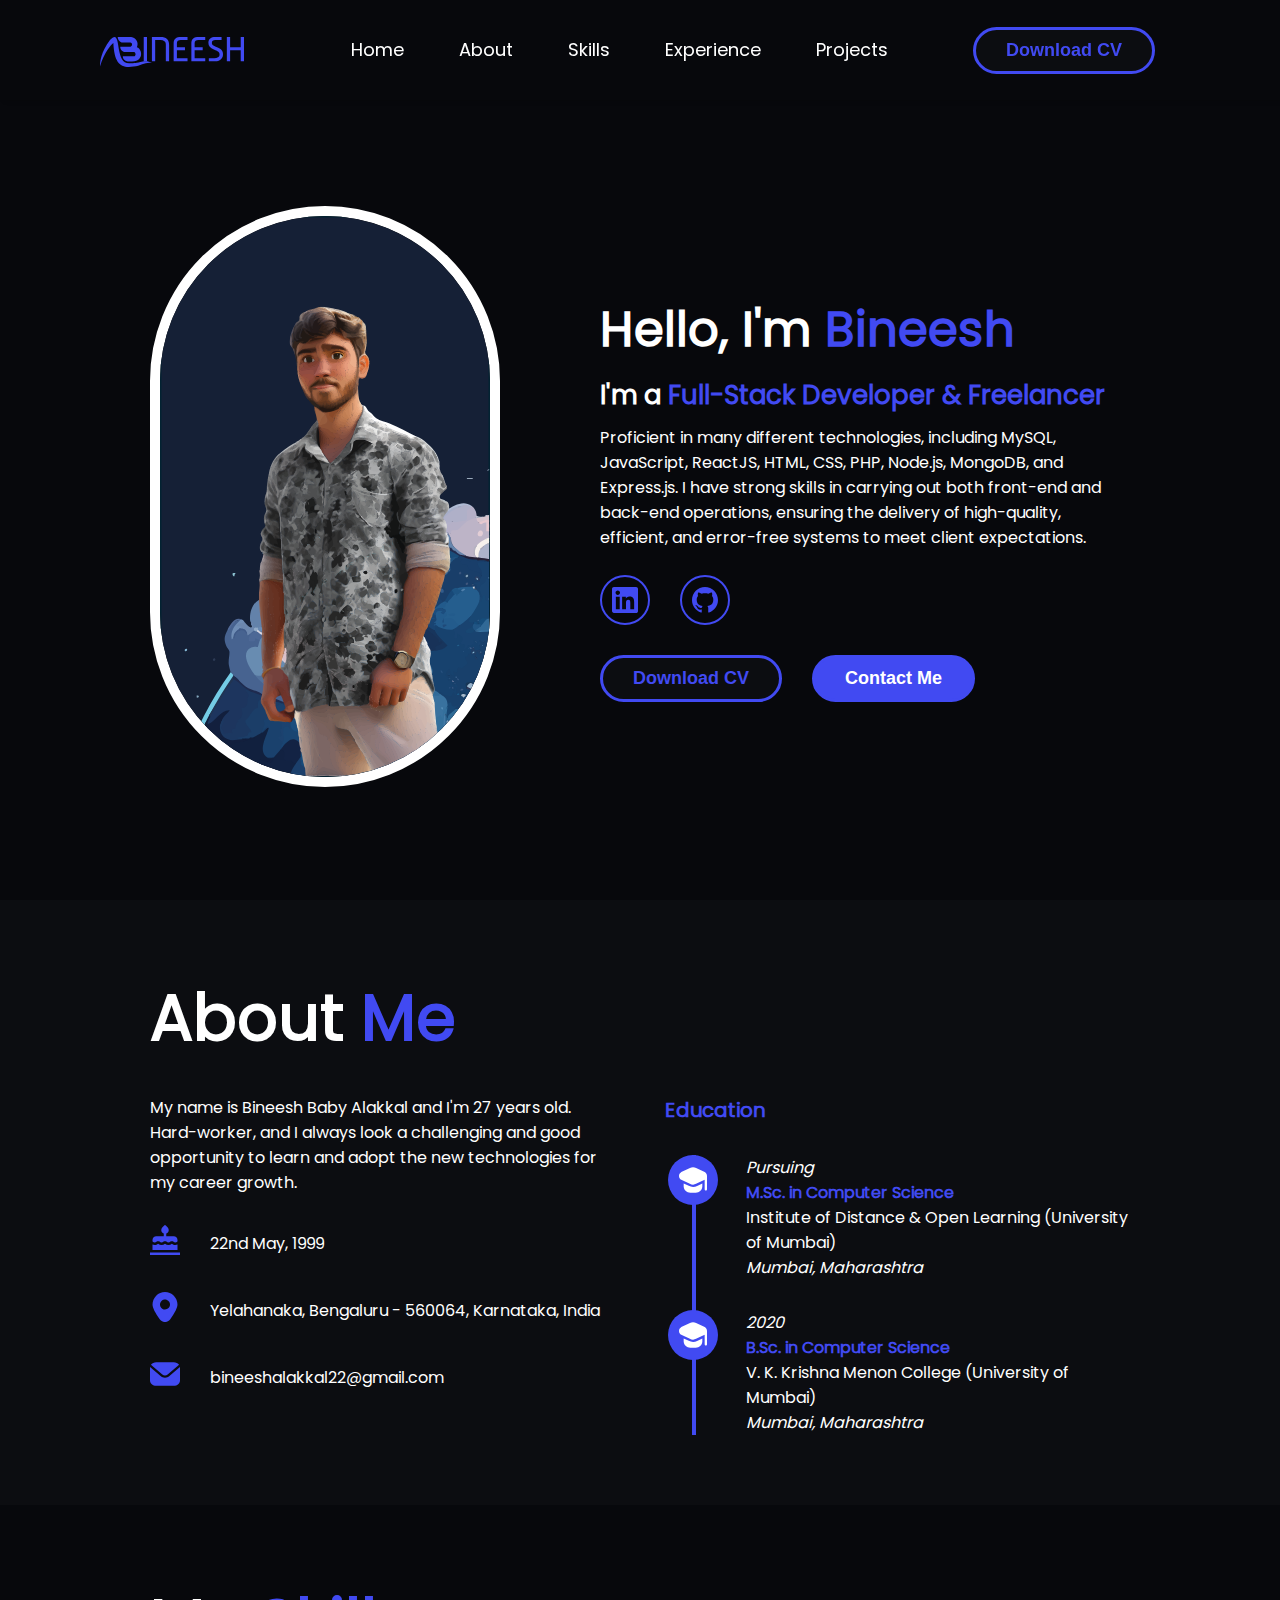
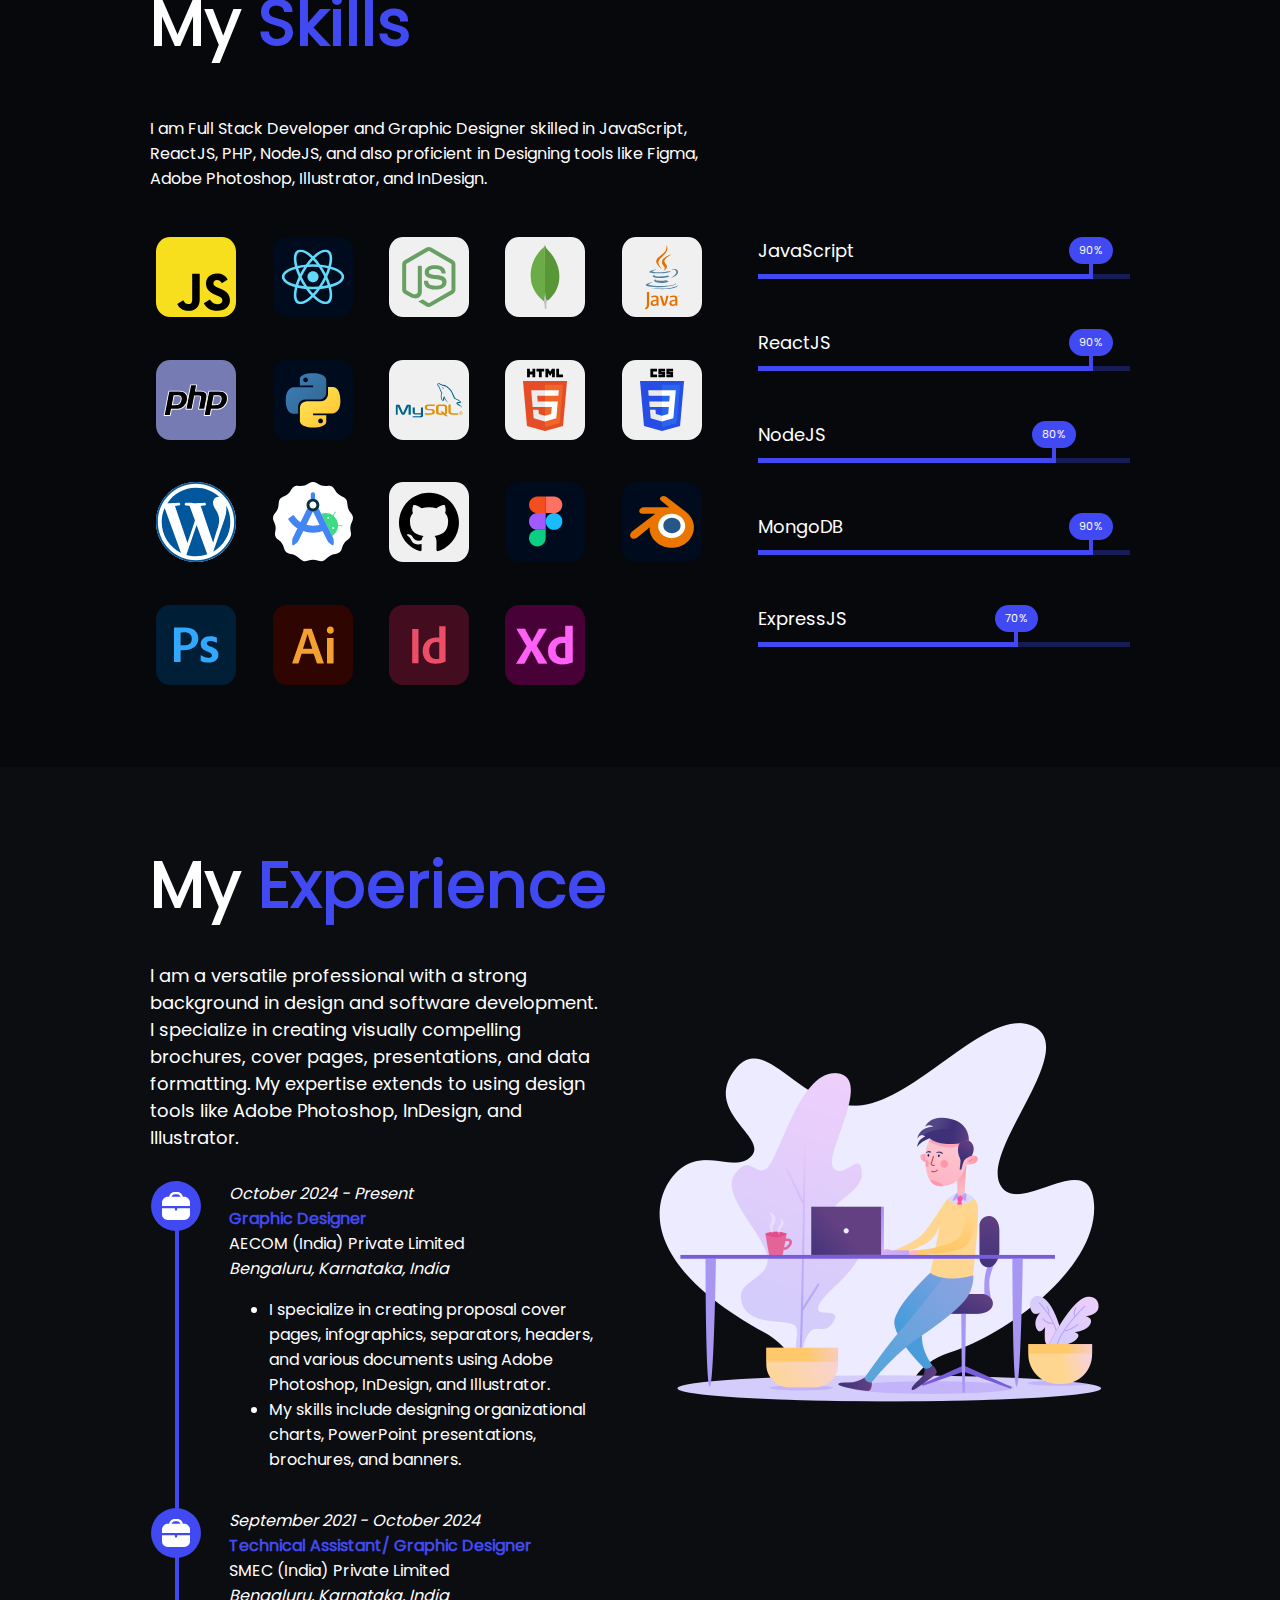
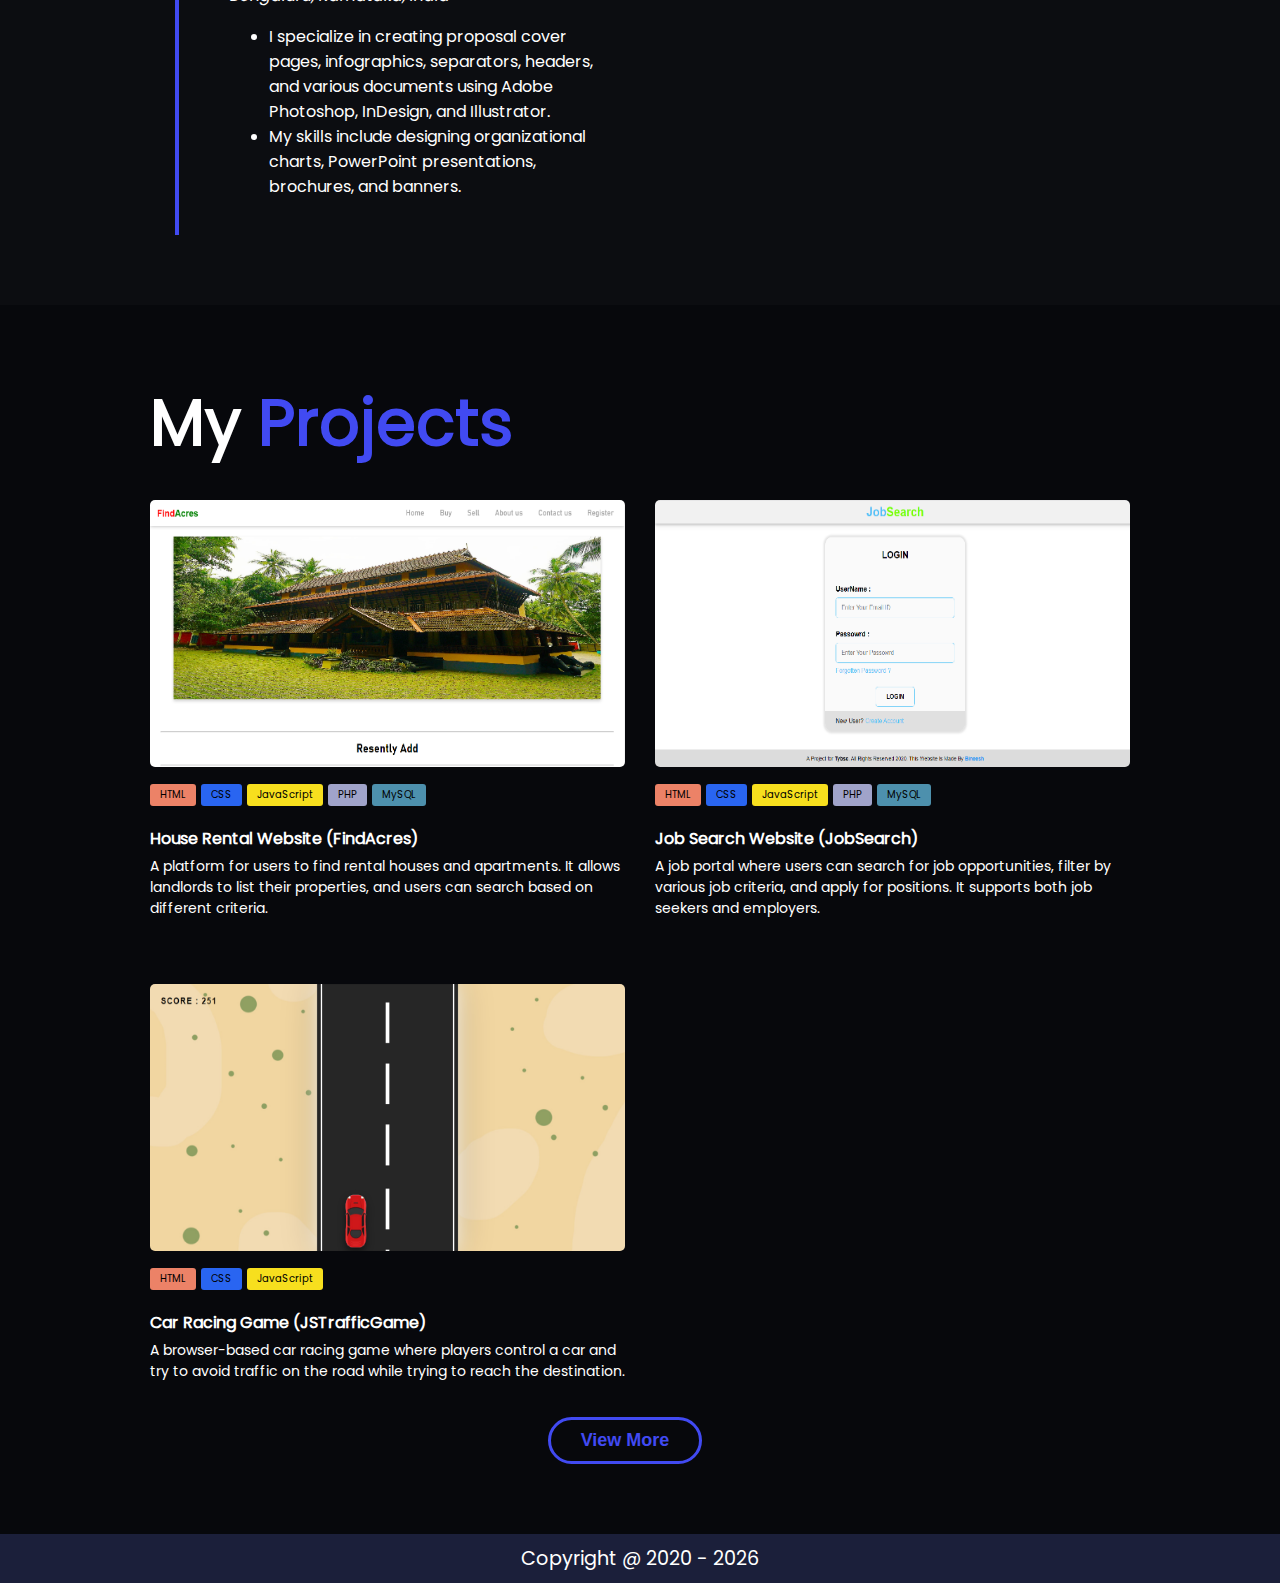
<file: index.html>
<!DOCTYPE html>
<html lang="en">
    <head>
        <meta charset="UTF-8" />
        <meta name="viewport" content="width=device-width, initial-scale=1.0" />
        <meta name="keywords" content="HTML, CSS, JavaScript" />
        <meta
            name="author"
            content="Bineesh Baby Alakkal, Bineesh Alakkal, Bineesh Alakkal portfolio, Bineesh portfolio, BineeshAB portfolio, BineeshAB GitHub, BineeshAB developer, BineeshAB projects, BineeshAB full stack developer, BineeshAB web designer, Bineesh Alakkal developer, Bineesh Alakkal full stack developer, Bineesh Alakkal frontend developer, Bineesh Alakkal backend developer, Bineesh Alakkal graphic designer, Bineesh Alakkal web designer, Bineesh Alakkal projects, Bineesh Alakkal GitHub, Bineesh Alakkal portfolio website"
        />
        <meta
            name="description"
            content="Portfolio of Bineesh, learn about bineesh's education, projects and experiences and much more."
        />
        <title>BineeshAB | Portfolio</title>
        <link rel="canonical" href="https://bineeshab.github.io/" />
        <link rel="shortcut icon" href="icon/AB_Colored.png" type="image/png" />

        <link rel="shortcut icon" href="images/ablogo.png" type="image/png" />

        <link rel="stylesheet" href="css/style.css" />
        <link rel="stylesheet" href="css/header.css" />
        <link rel="stylesheet" href="css/footer.css" />
        <link rel="stylesheet" href="css/home.css" />
        <link rel="stylesheet" href="css/about.css" />
        <link rel="stylesheet" href="css/skills.css" />
        <link rel="stylesheet" href="css/experience.css" />
        <link rel="stylesheet" href="css/project.css" />
    </head>
    <body>
        <header>
            <div class="container">
                <div class="logo">
                    <a href="#">
                        <img
                            src="img/AB_colored_horizontal.svg"
                            alt="Bineesh AB Logo"
                        />
                    </a>
                </div>
                <div class="menu">
                    <input type="checkbox" name="" id="sidebar_active" />
                    <label for="sidebar_active">
                        <img
                            src="icon/3_bar.svg"
                            alt="open_btn"
                            id="open_btn"
                        />
                    </label>
                    <label for="sidebar_active" id="close_overlay"></label>
                    <div class="sider_bar">
                        <label for="sidebar_active">
                            <img
                                src="icon/cross_bar.svg"
                                alt="close_btn"
                                id="close_btn"
                            />
                        </label>
                        <nav>
                            <ul>
                                <li><a href="#home_page">Home</a></li>
                                <li><a href="#about_me">About</a></li>
                                <li><a href="#my_skills">Skills</a></li>
                                <li>
                                    <a href="#experience_page">Experience</a>
                                </li>
                                <li><a href="#project_page">Projects</a></li>
                                <li>
                                    <a
                                        href="https://drive.google.com/file/d/1SemlYh3VuTWl22psWppT-CwzE493fcGD/view?usp=drive_link"
                                        target="_blank"
                                    >
                                        <button class="cv_dl_btn">
                                            Download CV
                                        </button>
                                    </a>
                                </li>
                            </ul>
                        </nav>
                    </div>
                </div>
            </div>
        </header>
        <section class="home_page" id="home_page">
            <div class="container">
                <div class="ba_3D_image">
                    <img
                        src="img/Bineesh_Cartoon_3D.svg"
                        loading="lazy"
                        alt="Bineesh_Cartoon_3D"
                    />
                </div>
                <div class="ba_basic_info">
                    <div class="name_info">
                        Hello, I'm
                        <span class="highlighted_color">Bineesh</span>
                    </div>
                    <div class="position_info">
                        I'm a
                        <span class="highlighted_color"
                            >Full-Stack Developer & Freelancer</span
                        >
                    </div>
                    <div class="description_info">
                        Proficient in many different technologies, including
                        MySQL, JavaScript, ReactJS, HTML, CSS, PHP, Node.js,
                        MongoDB, and Express.js. I have strong skills in
                        carrying out both front-end and back-end operations,
                        ensuring the delivery of high-quality, efficient, and
                        error-free systems to meet client expectations.
                    </div>
                    <div class="personal_quick_links">
                        <div class="linkedin_link">
                            <a
                                href="https://www.linkedin.com/in/bineesh-alakkal/"
                                target="_blank"
                            >
                                <img
                                    src="icon/LinkedIn_logo.svg"
                                    alt="LinkedIn Logo"
                                />
                            </a>
                        </div>
                        <div class="github_link">
                            <a
                                href="https://github.com/BineeshAB"
                                target="_blank"
                            >
                                <img
                                    src="icon/GitHub_social_logo.svg"
                                    alt="GitHub Logo"
                                />
                            </a>
                        </div>
                        <!-- <div class="facebook_link">
                            <a href="#" target="_blank">
                                <img
                                    src="icon/facebook_logo.svg"
                                    alt="Facebook Logo"
                                />
                            </a>
                        </div>
                        <div class="x_link">
                            <a href="#" target="_blank">
                                <img src="icon/x_logo.svg" alt="X Logo" />
                            </a>
                        </div>
                        <div class="instagram_link">
                            <a href="#" target="_blank">
                                <img
                                    src="icon/instagram_logo.svg"
                                    alt="Instagram Logo"
                                />
                            </a>
                        </div> -->
                    </div>
                    <div class="contact_n_cv_dl_btns">
                        <div class="cv_dl_home_btn">
                            <a
                                href="https://drive.google.com/file/d/1SemlYh3VuTWl22psWppT-CwzE493fcGD/view?usp=drive_link"
                                target="_blank"
                            >
                                <button>Download CV</button>
                            </a>
                        </div>
                        <div class="contact_me_btn">
                            <a href="mailto:bineeshalakkal22@gmail.com">
                                <button>Contact Me</button>
                            </a>
                        </div>
                    </div>
                </div>
            </div>
        </section>
        <section class="about_me" id="about_me">
            <div class="container">
                <div class="about_title">
                    About <span class="highlighted_color">Me</span>
                </div>
                <div class="about_content">
                    <div class="additional_info">
                        <div class="about_description">
                            My name is Bineesh Baby Alakkal and I'm
                            <span id="mdob">1999 born</span> years old.
                            Hard-worker, and I always look a challenging and
                            good opportunity to learn and adopt the new
                            technologies for my career growth.
                        </div>
                        <div class="additional_basic_info">
                            <div class="my_dob">
                                <span>
                                    <img
                                        src="icon/cake_birthday.svg"
                                        alt="Birthday Cake"
                                    />
                                </span>
                                22nd May, 1999
                            </div>
                            <div class="my_address">
                                <span>
                                    <img
                                        src="icon/location_marker.svg"
                                        alt="Location Maker"
                                    />
                                </span>
                                Yelahanaka, Bengaluru - 560064, Karnataka, India
                            </div>
                            <div class="my_mail_id">
                                <span>
                                    <img
                                        src="icon/envelope.svg"
                                        alt="Envelope"
                                    />
                                </span>
                                <a href="mailto:bineeshalakkal22@gmail.com">
                                    bineeshalakkal22@gmail.com
                                </a>
                            </div>
                        </div>
                    </div>
                    <div class="education_info">
                        <div class="education_title">Education</div>
                        <div class="my_pg_degree">
                            <div class="education_icon">
                                <img
                                    src="icon/graduation_cap.svg"
                                    alt="Graduation Cap"
                                />
                            </div>
                            <div class="year_of_passing">Pursuing</div>
                            <div class="selected_degree">
                                M.Sc. in Computer Science
                            </div>
                            <div class="selected_university">
                                Institute of Distance & Open Learning
                                (University of Mumbai)
                            </div>
                            <div class="edu_pursued_location">
                                Mumbai, Maharashtra
                            </div>
                        </div>

                        <div class="my_ug_degree">
                            <div class="education_icon">
                                <img src="icon/graduation_cap.svg" alt="" />
                            </div>
                            <div class="year_of_passing">2020</div>
                            <div class="selected_degree">
                                B.Sc. in Computer Science
                            </div>
                            <div class="selected_university">
                                V. K. Krishna Menon College (University of
                                Mumbai)
                            </div>
                            <div class="edu_pursued_location">
                                Mumbai, Maharashtra
                            </div>
                        </div>
                    </div>
                </div>
            </div>
        </section>
        <section class="my_skills" id="my_skills">
            <div class="container">
                <div class="skills_title">
                    My <span class="highlighted_color">Skills</span>
                </div>
                <div class="skills_description">
                    <p>
                        I am Full Stack Developer and Graphic Designer skilled
                        in JavaScript, ReactJS, PHP, NodeJS, and also proficient
                        in Designing tools like Figma, Adobe Photoshop,
                        Illustrator, and InDesign.
                    </p>
                    <span></span>
                </div>
                <div class="skills_content">
                    <div class="all_skills_logo">
                        <div class="skill_logos">
                            <abbr title="JavaScript">
                                <img
                                    src="icon/JavaScript.svg"
                                    alt="JavaScript Logo"
                            /></abbr>
                        </div>
                        <div class="skill_logos">
                            <abbr title="ReactJS">
                                <img src="icon/ReactJS.svg" alt="ReactJS Logo"
                            /></abbr>
                        </div>
                        <div class="skill_logos">
                            <abbr title="NodeJS">
                                <img src="icon/NodeJS.svg" alt="NodeJS Logo"
                            /></abbr>
                        </div>
                        <div class="skill_logos">
                            <abbr title="MongoDB">
                                <img src="icon/MongoDB.svg" alt="MongoDB Logo"
                            /></abbr>
                        </div>
                        <div class="skill_logos">
                            <abbr title="Java">
                                <img src="icon/Java.svg" alt="Java Logo"
                            /></abbr>
                        </div>
                        <div class="skill_logos">
                            <abbr title="PHP">
                                <img src="icon/php.svg" alt="PHP Logo"
                            /></abbr>
                        </div>
                        <div class="skill_logos">
                            <abbr title="Python">
                                <img src="icon/Python.svg" alt="Python Logo"
                            /></abbr>
                        </div>
                        <div class="skill_logos">
                            <abbr title="MySQL">
                                <img src="icon/MySQL.svg" alt="MySQL Logo"
                            /></abbr>
                        </div>
                        <div class="skill_logos">
                            <abbr title="HTML">
                                <img src="icon/html.svg" alt="HTML Logo"
                            /></abbr>
                        </div>
                        <div class="skill_logos">
                            <abbr title="CSS">
                                <img src="icon/css.svg" alt="CSS Logo"
                            /></abbr>
                        </div>
                        <div class="skill_logos">
                            <abbr title="WordPress">
                                <img
                                    src="icon/Wordpress.svg"
                                    alt="WordPress Logo"
                            /></abbr>
                        </div>
                        <div class="skill_logos">
                            <abbr title="Android Studio">
                                <img
                                    src="icon/Android_Studio.svg"
                                    alt="Android Studio Logo"
                            /></abbr>
                        </div>
                        <div class="skill_logos">
                            <abbr title="GitHub">
                                <img src="icon/GitHub.svg" alt="GitHub Logo"
                            /></abbr>
                        </div>
                        <div class="skill_logos">
                            <abbr title="Figma">
                                <img src="icon/Figma.svg" alt="Figma Logo"
                            /></abbr>
                        </div>
                        <div class="skill_logos">
                            <abbr title="Blender">
                                <img src="icon/Blender.svg" alt="Blender Logo"
                            /></abbr>
                        </div>
                        <div class="skill_logos">
                            <abbr title="Photoshop">
                                <img
                                    src="icon/Photoshop.svg"
                                    alt="Adobe Photoshop Logo"
                            /></abbr>
                        </div>
                        <div class="skill_logos">
                            <abbr title="Adobe Illustrator">
                                <img
                                    src="icon/Adobe_Illustrator.svg"
                                    alt="Adobe Illustrator Logo"
                            /></abbr>
                        </div>
                        <div class="skill_logos">
                            <abbr title="Adobe InDesign">
                                <img
                                    src="icon/Adobe_InDesign.svg"
                                    alt="Adobe InDesign Logo"
                            /></abbr>
                        </div>
                        <div class="skill_logos">
                            <abbr title="Adobe XD">
                                <img
                                    src="icon/Adobe_XD.png"
                                    alt="Adobe XD Logo"
                            /></abbr>
                        </div>
                    </div>
                    <div class="top_skills_percentage">
                        <div class="js_percentage">
                            <div class="progress_bar">
                                <div class="skills_name">JavaScript</div>
                                <div class="percentage_pointer">90%</div>
                                <div class="pointer_holder"></div>
                                <div class="bg_bar">
                                    <div class="frontent_bar"></div>
                                </div>
                            </div>
                        </div>
                        <div class="react_percentage">
                            <div class="progress_bar">
                                <div class="skills_name">ReactJS</div>
                                <div class="percentage_pointer">90%</div>
                                <div class="pointer_holder"></div>
                                <div class="bg_bar">
                                    <div class="frontent_bar"></div>
                                </div>
                            </div>
                        </div>
                        <div class="node_percentage">
                            <div class="progress_bar">
                                <div class="skills_name">NodeJS</div>
                                <div class="percentage_pointer">80%</div>
                                <div class="pointer_holder"></div>
                                <div class="bg_bar">
                                    <div class="frontent_bar"></div>
                                </div>
                            </div>
                        </div>
                        <div class="mongo_percentage">
                            <div class="progress_bar">
                                <div class="skills_name">MongoDB</div>
                                <div class="percentage_pointer">90%</div>
                                <div class="pointer_holder"></div>
                                <div class="bg_bar">
                                    <div class="frontent_bar"></div>
                                </div>
                            </div>
                        </div>
                        <div class="express_percentage">
                            <div class="progress_bar">
                                <div class="skills_name">ExpressJS</div>
                                <div class="percentage_pointer">70%</div>
                                <div class="pointer_holder"></div>
                                <div class="bg_bar">
                                    <div class="frontent_bar"></div>
                                </div>
                            </div>
                        </div>
                    </div>
                </div>
            </div>
        </section>
        <section class="experience_page" id="experience_page">
            <div class="container">
                <div class="experience_title">
                    My <span class="highlighted_color">Experience</span>
                </div>
                <div class="experience_content">
                    <div class="working_image">
                        <img
                            src="img/working-person.png"
                            alt="Working Person"
                        />
                    </div>
                    <div class="experience_main_content">
                        <div class="experience_description">
                            I am a versatile professional with a strong
                            background in design and software development. I
                            specialize in creating visually compelling
                            brochures, cover pages, presentations, and data
                            formatting. My expertise extends to using design
                            tools like Adobe Photoshop, InDesign, and
                            Illustrator.
                        </div>
                        <div class="company_experiences">
                            <div class="company_details">
                                <div class="experience_icon">
                                    <img
                                        src="icon/briefcase.svg"
                                        alt="Graduation Cap"
                                    />
                                </div>
                                <div class="company_duration">
                                    October 2024 - Present
                                </div>
                                <div class="designation_in_company">
                                    Graphic Designer
                                </div>
                                <div class="company_name">
                                    AECOM (India) Private Limited
                                </div>
                                <div class="company_location">
                                    Bengaluru, Karnataka, India
                                </div>
                                <div class="company_responsibilities">
                                    <ul>
                                        <li>
                                            I specialize in creating proposal
                                            cover pages, infographics,
                                            separators, headers, and various
                                            documents using Adobe Photoshop,
                                            InDesign, and Illustrator.
                                        </li>
                                        <li>
                                            My skills include designing
                                            organizational charts, PowerPoint
                                            presentations, brochures, and
                                            banners.
                                        </li>
                                    </ul>
                                </div>
                                <div class="experience_icon">
                                    <img
                                        src="icon/briefcase.svg"
                                        alt="Graduation Cap"
                                    />
                                </div>
                                <div class="company_duration">
                                    September 2021 - October 2024
                                </div>
                                <div class="designation_in_company">
                                    Technical Assistant/ Graphic Designer
                                </div>
                                <div class="company_name">
                                    SMEC (India) Private Limited
                                </div>
                                <div class="company_location">
                                    Bengaluru, Karnataka, India
                                </div>
                                <div class="company_responsibilities">
                                    <ul>
                                        <li>
                                            I specialize in creating proposal
                                            cover pages, infographics,
                                            separators, headers, and various
                                            documents using Adobe Photoshop,
                                            InDesign, and Illustrator.
                                        </li>
                                        <li>
                                            My skills include designing
                                            organizational charts, PowerPoint
                                            presentations, brochures, and
                                            banners.
                                        </li>
                                    </ul>
                                </div>
                            </div>
                        </div>
                    </div>
                </div>
            </div>
        </section>
        <section class="project_page" id="project_page">
            <div class="container">
                <div class="project_title">
                    My <span class="highlighted_color">Projects</span>
                </div>
                <div class="project_content">
                    <div class="my_projects">
                        <div
                            class="project_list_three"
                            id="project_list_three"
                        ></div>
                        <div class="view_more_prj_btn">
                            <a href="projects.html">
                                <button class="view_btn">View More</button>
                            </a>
                        </div>
                    </div>
                    <!-- <div class="my_design_works">
                        <div class="design_title">
                            My
                            <span class="highlighted_color">
                                Design Works
                            </span>
                        </div>
                        <div class="design_list">
                            <a href="#" target="_blank" class="design_card">
                                <div class="design_image">
                                    <img
                                        src="project_images/JSTrafficGame.png"
                                        alt=""
                                    />
                                </div>
                                <div class="used_software">
                                    <span id="photoshop_color">Photoshop</span>
                                </div>
                                <div class="design_name">Design Project 01</div>
                            </a>
                        </div>
                        <div class="view_more_design_btn">
                            <a href="designs.html">
                                <button class="view_btn">View More</button>
                            </a>
                        </div>
                    </div> -->
                </div>
            </div>
        </section>
        <footer class="footer">
            <p>Copyright @ 2020 - <span id="year"></span></p>
        </footer>
        <script src="js/date.js"></script>
        <script src="js/projectdata.js"></script>
        <script src="js/topthreeprojectlist.js"></script>
    </body>
</html>
</file>
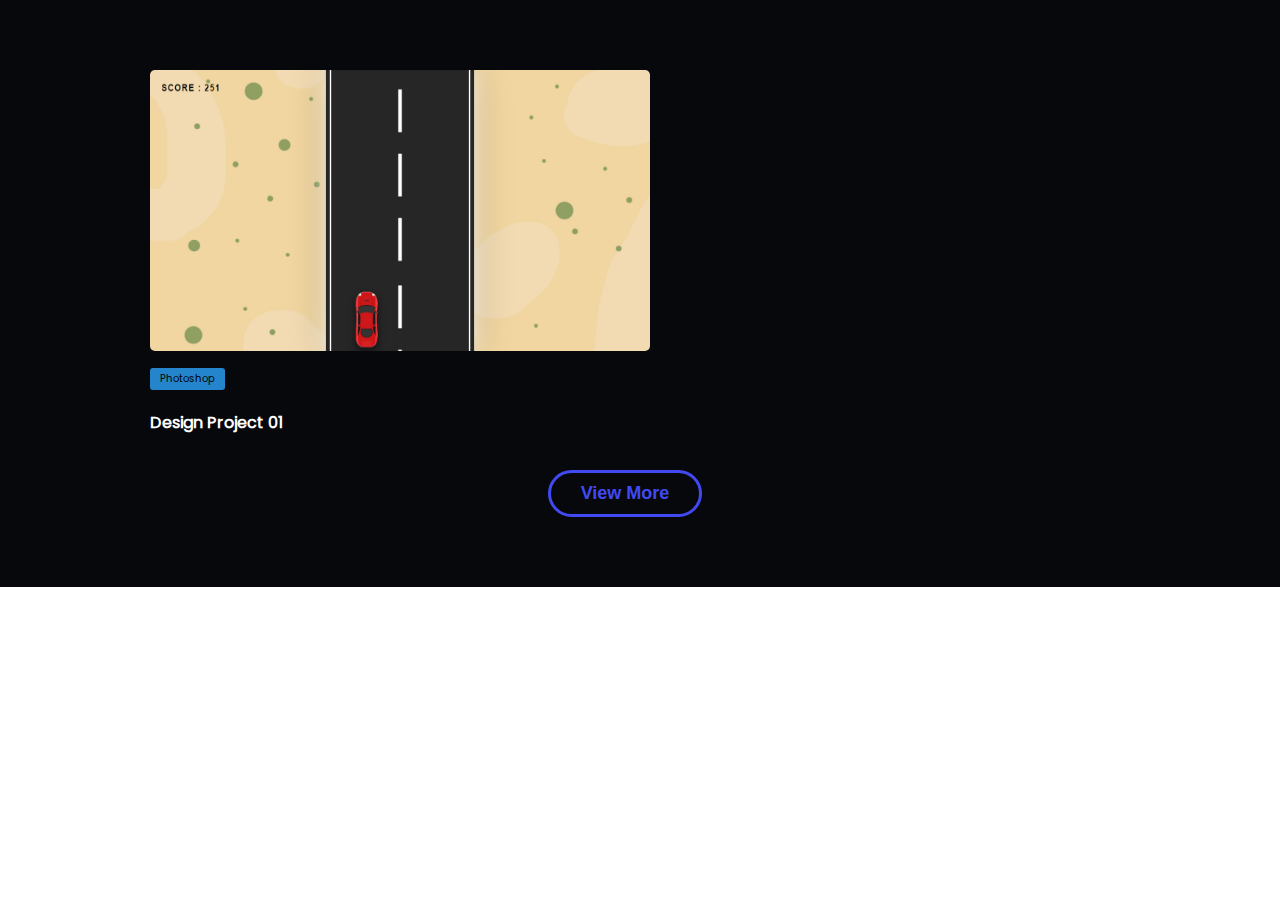
<file: designs.html>
<!DOCTYPE html>
<html lang="en">
    <head>
        <meta charset="UTF-8" />
        <meta name="viewport" content="width=device-width, initial-scale=1.0" />
        <meta name="keywords" content="HTML, CSS, JavaScript" />
        <meta
            name="author"
            content="Bineesh Baby Alakkal, Bineesh Alakkal, Bineesh Alakkal portfolio, Bineesh portfolio, BineeshAB portfolio, BineeshAB GitHub, BineeshAB developer, BineeshAB projects, BineeshAB full stack developer, BineeshAB web designer, Bineesh Alakkal developer, Bineesh Alakkal full stack developer, Bineesh Alakkal frontend developer, Bineesh Alakkal backend developer, Bineesh Alakkal graphic designer, Bineesh Alakkal web designer, Bineesh Alakkal projects, Bineesh Alakkal GitHub, Bineesh Alakkal portfolio website"
        />
        <meta
            name="description"
            content="Portfolio of Bineesh, learn about bineesh's education, projects and experiences and much more."
        />
        <title>BineeshAB | Portfolio</title>
        <link rel="canonical" href="https://bineeshab.github.io/" />
        <link rel="shortcut icon" href="icon/AB_Colored.png" type="image/png" />

        <link rel="shortcut icon" href="images/ablogo.png" type="image/png" />

        <link rel="stylesheet" href="css/style.css" />
        <link rel="stylesheet" href="css/skills.css" />
        <link rel="stylesheet" href="css/project.css" />
    </head>
    <body>
        <section class="project_page">
            <div class="container">
                <div class="design_list">
                    <a href="#" target="_blank" class="design_card">
                        <div class="design_image">
                            <img
                                src="project_images/JSTrafficGame.png"
                                alt=""
                            />
                        </div>
                        <div class="used_software">
                            <span id="photoshop_color">Photoshop</span>
                        </div>
                        <div class="design_name">Design Project 01</div>
                    </a>
                </div>
                <div class="view_more_design_btn">
                    <a href="#">
                        <button class="view_btn">View More</button>
                    </a>
                </div>
            </div>
        </section>
        <script src="js/projectdata.js"></script>
        <script src="js/projectlist.js"></script>
    </body>
</html>
</file>
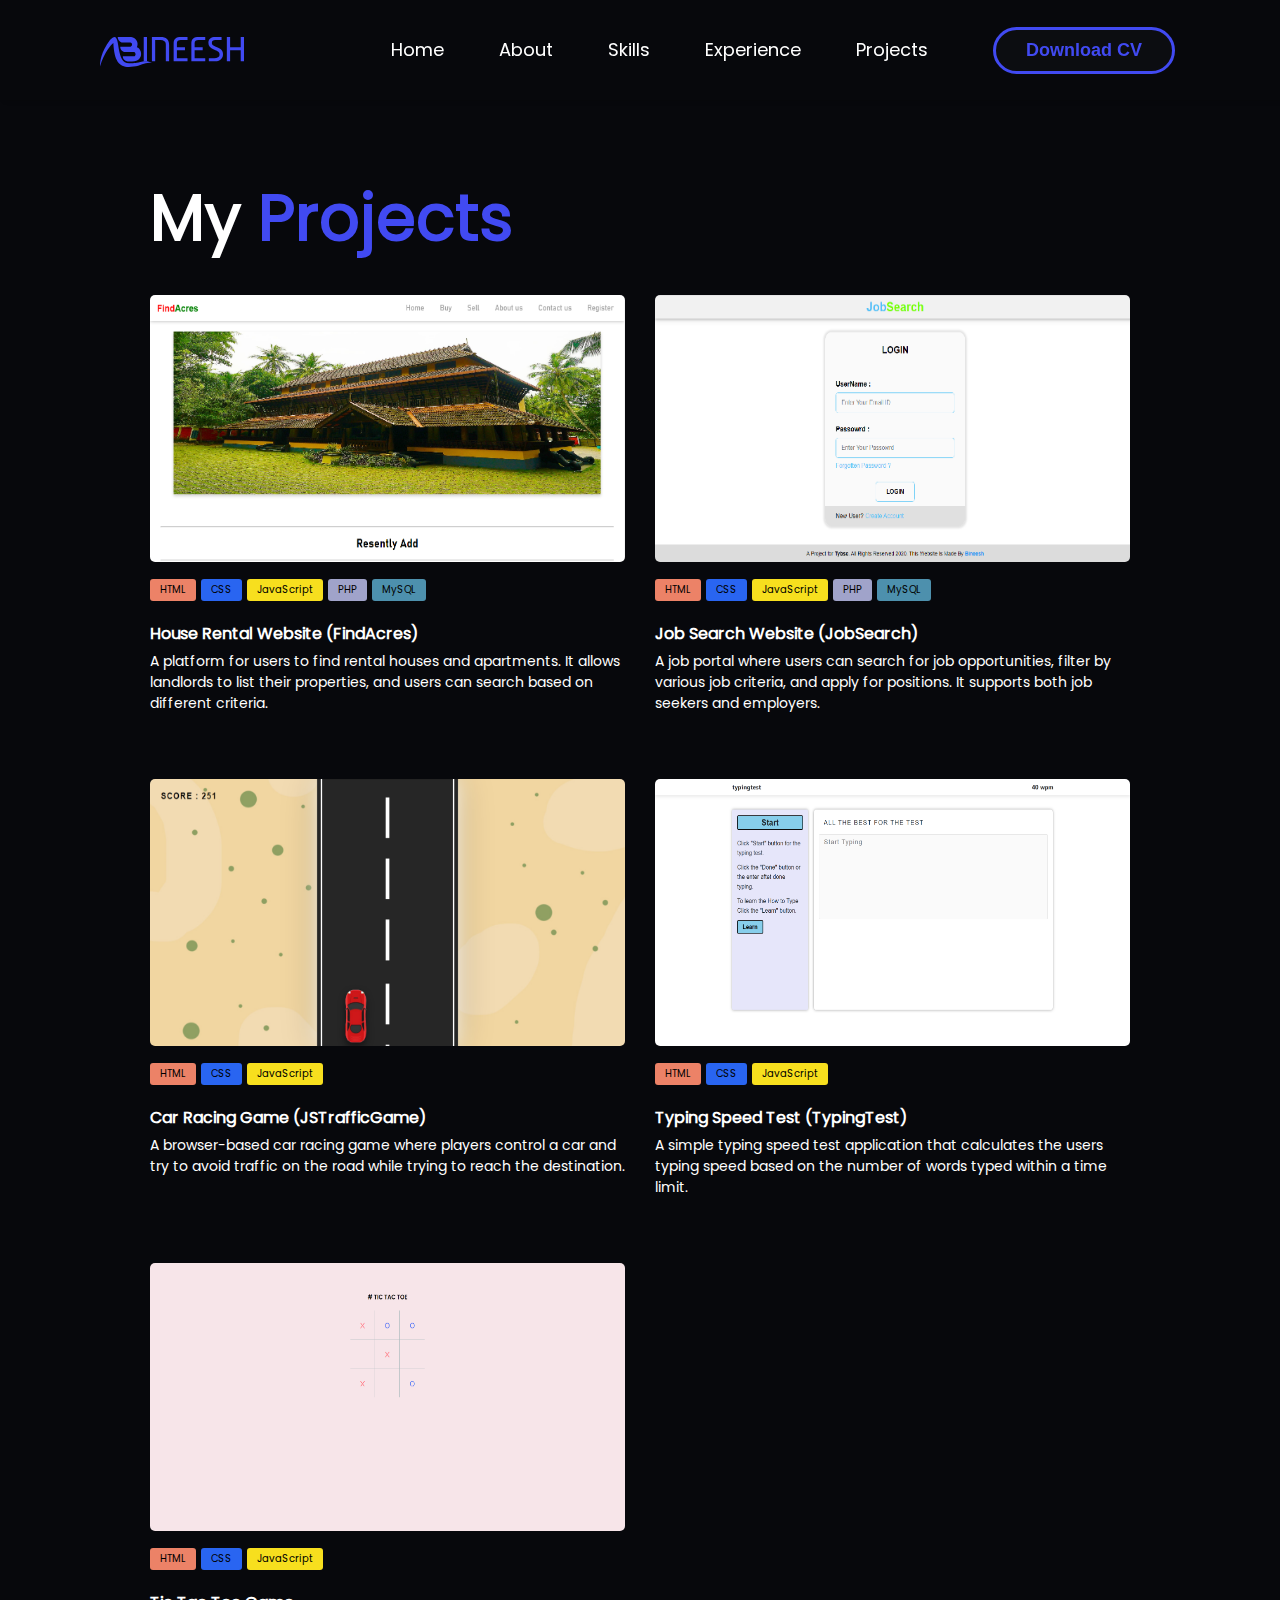
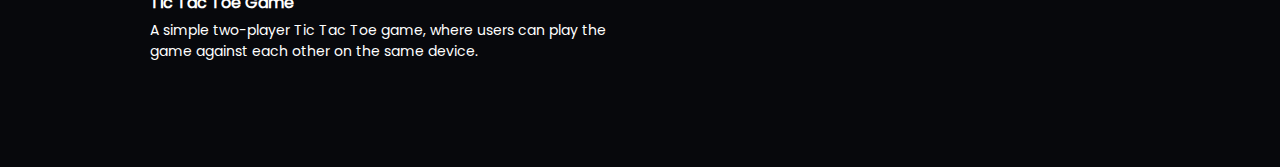
<file: projects.html>
<!DOCTYPE html>
<html lang="en">
    <head>
        <meta charset="UTF-8" />
        <meta name="viewport" content="width=device-width, initial-scale=1.0" />
        <meta name="keywords" content="HTML, CSS, JavaScript" />
        <meta
            name="author"
            content="Bineesh Baby Alakkal, Bineesh Alakkal, Bineesh Alakkal portfolio, Bineesh portfolio, BineeshAB portfolio, BineeshAB GitHub, BineeshAB developer, BineeshAB projects, BineeshAB full stack developer, BineeshAB web designer, Bineesh Alakkal developer, Bineesh Alakkal full stack developer, Bineesh Alakkal frontend developer, Bineesh Alakkal backend developer, Bineesh Alakkal graphic designer, Bineesh Alakkal web designer, Bineesh Alakkal projects, Bineesh Alakkal GitHub, Bineesh Alakkal portfolio website"
        />
        <meta
            name="description"
            content="Portfolio of Bineesh, learn about bineesh's education, projects and experiences and much more."
        />
        <title>BineeshAB | Portfolio</title>
        <link rel="canonical" href="https://bineeshab.github.io/" />
        <link rel="shortcut icon" href="icon/AB_Colored.png" type="image/png" />

        <link rel="shortcut icon" href="images/ablogo.png" type="image/png" />

        <link rel="stylesheet" href="css/style.css" />
        <link rel="stylesheet" href="css/header.css" />
        <link rel="stylesheet" href="css/project.css" />
    </head>
    <body>
        <header>
            <div class="container">
                <div class="logo">
                    <a href="index.html">
                        <img
                            src="img/AB_colored_horizontal.svg"
                            alt="Bineesh AB Logo"
                        />
                    </a>
                </div>
                <div class="menu">
                    <input type="checkbox" name="" id="sidebar_active" />
                    <label for="sidebar_active">
                        <img
                            src="icon/3_bar.svg"
                            alt="open_btn"
                            id="open_btn"
                        />
                    </label>
                    <label for="sidebar_active" id="close_overlay"></label>
                    <div class="sider_bar">
                        <label for="sidebar_active">
                            <img
                                src="icon/cross_bar.svg"
                                alt="close_btn"
                                id="close_btn"
                            />
                        </label>
                        <nav>
                            <ul>
                                <li><a href="index.html#home_page">Home</a></li>
                                <li><a href="index.html#about_me">About</a></li>
                                <li>
                                    <a href="index.html#my_skills">Skills</a>
                                </li>
                                <li>
                                    <a href="index.html#experience_page"
                                        >Experience</a
                                    >
                                </li>
                                <li>
                                    <a href="index.html#project_page"
                                        >Projects</a
                                    >
                                </li>
                                <li>
                                    <button class="cv_dl_btn">
                                        Download CV
                                    </button>
                                </li>
                            </ul>
                        </nav>
                    </div>
                </div>
            </div>
        </header>
        <section class="project_page">
            <div class="container">
                <div class="project_title">
                    My <span class="highlighted_color">Projects</span>
                </div>
                <div class="project_content">
                    <div class="my_projects">
                        <div class="project_list" id="project_list"></div>
                    </div>
                </div>
            </div>
        </section>
        <script src="js/projectdata.js"></script>
        <script src="js/projectlist.js"></script>
    </body>
</html>
</file>
<file: css/style.css>
:root {
    --primaryColor: #414af2;
    --secondaryColor: #07080c;
    --bgColor: #07080c;
    --secondaryBgColor: #0c0d11;
    --footerColor: #1b1f3a;

    --hoverColor: #414af2;

    --textColorWhite: #ffffff;
    --textColorBlack: #000000;

    --whiteColor: #ffffff;
    --blackColor: #000000;
    --lightGray: #f2f2f2;

    --primaryTrans50: #414af250;
}
@font-face {
    font-family: poppins;
    src: url(/fonts/Poppins-Regular.ttf);
}
* {
    box-sizing: border-box;
}
html {
    scroll-behavior: smooth;
    scroll-padding: 100px;
}
body {
    margin: 0;
    padding: 0;
    font-family: poppins, Arial, Helvetica, sans-serif;
}
.container {
    width: 100%;
    padding: 0 150px;
}
a {
    text-decoration: none;
}
.highlighted_color {
    color: var(--primaryColor);
}
@media (max-width: 1200px) {
    html {
        scroll-padding: 40px;
    }
}
@media (max-width: 992px) {
}
@media (max-width: 768px) {
}
@media (max-width: 540px) {
    .container {
        padding: 0 30px;
    }
}
</file>
<file: css/header.css>
header {
    position: sticky;
    top: 0;
    width: 100%;
    height: 100px;
    background: var(--secondaryColor);
    padding: 30px 0;
    font-size: 18px;
    display: flex;
    align-items: center;
    box-shadow: 5px 0 5px rgba(0, 0, 0, 0.25);
    z-index: 8;
}
header .container .logo {
    margin-top: 10px;
    float: left;
}
header .container .logo img {
    height: 30px;
}
header .container .menu {
    float: right;
}
header .container .menu nav ul {
    list-style: none;
    margin: 0;
    padding: 0;
}
header .container .menu nav ul li {
    display: inline;
    padding: 0 5px;
}
header .container .menu nav ul li a {
    padding: 10px 20px;
    color: var(--textColorWhite);
}
header .container .menu nav ul li a:hover {
    color: var(--primaryColor);
}
header .container .menu nav ul li .cv_dl_btn {
    margin-left: 30px;
    padding: 10px 30px;
    color: var(--primaryColor);
    border: 3px solid var(--primaryColor);
    border-radius: 200px;
    outline: none;
    font-weight: bold;
    font-size: 18px;
    background: var(--secondaryBgColor);
    cursor: pointer;
}
header .container .menu nav ul li .cv_dl_btn:hover {
    color: var(--textColorWhite);
    background: var(--primaryColor);
}
#close_btn,
#open_btn,
#sidebar_active {
    display: none;
}
@media (max-width: 1300px) {
    header {
        transition: 0.75s ease-out;
    }
    header .container {
        padding: 0 100px;
        transition: 0.75s ease-out;
    }
}
@media (max-width: 1200px) {
    header {
        height: 70px;
    }
    header .container {
        padding: 0 70px;
    }
    header .container .logo img {
        height: 25px;
    }
    .sider_bar {
        position: fixed;
        top: 0;
        right: -100%;
        width: 300px;
        min-height: 600px;
        height: 100vh;
        background: var(--secondaryBgColor);
        z-index: 10;
        overflow: hidden;
        box-shadow: -5px 0 5px rgba(0, 0, 0, 0.25);
        transition: 0.75s ease-out;
    }
    #open_btn {
        position: fixed;
        display: block;
        top: 0;
        right: 0;
        width: 20px;
        margin-top: 25px;
        margin-right: 70px;
        cursor: pointer;
    }
    #close_btn {
        display: block;
        position: absolute;
        z-index: 11;
        top: 0;
        right: 0;
        width: 25px;
        margin-top: 22px;
        margin-right: 50px;
        cursor: pointer;
    }
    header .container .menu nav ul {
        margin-top: 70px;
    }
    header .container .menu nav ul li {
        display: block;
        padding: 20px 10px;
        width: 100%;
    }
    header .container .menu nav ul li a {
        width: 100%;
        padding: 15px 30px;
    }
    header .container .menu nav ul li .cv_dl_btn {
        position: absolute;
        bottom: 0;
        width: calc(100% - 80px);
        margin-bottom: 70px;
        border-radius: 5px;
    }
    #sidebar_active:checked ~ #close_overlay {
        position: fixed;
        right: -100%;
        left: 0;
        top: 0;
        width: 100%;
        height: 100%;
        background: rgba(0, 0, 0, 0.25);
        transition: 0.75s ease-out;
    }
    #sidebar_active:checked ~ .sider_bar {
        right: 0;
    }
}
@media (max-width: 768px) {
}
@media (max-width: 540px) {
    header .container {
        padding: 30px;
    }
    #open_btn {
        margin-right: 30px;
    }
    #close_btn {
        margin-right: 30px;
    }
}
</file>
<file: css/footer.css>
.footer {
    /* position: fixed; */
    bottom: 0;
    width: 100%;
    padding: 10px 0;
    background: var(--footerColor);
    text-align: center;
    z-index: 4;
}
.footer p {
    margin: 0px;
    padding: 0;
    font-size: 1.2rem;
    color: #fff;
}
@media (max-width: 1200px) {
}
@media (max-width: 992px) {
}
@media (max-width: 768px) {
}
@media (max-width: 540px) {
    .footer p {
        font-size: 1rem;
    }
}
@media (max-height: 540px) {
}
</file>
<file: css/home.css>
.home_page {
    background: var(--secondaryColor);
    width: 100%;
    min-height: calc(100vh - 100px);
    padding: 70px 0;
    color: var(--textColorWhite);
    display: flex;
    justify-content: center;
}
.home_page .container {
    display: flex;
    flex-direction: row;
    align-items: center;
}
.ba_basic_info {
    padding-left: 100px;
}
.ba_3D_image img {
    width: 400px;
    border: 10px solid var(--whiteColor);
    border-radius: 200px;
}
.home_page .name_info {
    font-size: 64px;
    font-weight: bolder;
    padding: 5px 0;
}
.home_page .position_info {
    font-size: 32px;
    font-weight: bolder;
    padding: 5px 0;
}
.description_info {
    font-size: 18px;
    padding: 5px 0;
}
.personal_quick_links {
    margin-top: 10px;
    padding: 10px 0;
    display: flex;
    flex-direction: row;
}
.personal_quick_links div a {
    display: block;
    margin-right: 30px;
    width: 50px;
    height: 50px;
    border: 2px solid var(--primaryColor);
    border-radius: 100%;
    padding: 10px;
}
.personal_quick_links div a img {
    width: 100%;
}
.contact_n_cv_dl_btns {
    margin-top: 10px;
    padding: 10px 0;
    display: flex;
    flex-direction: row;
}
.contact_n_cv_dl_btns button {
    margin-right: 30px;
    padding: 10px 30px;
    border: 3px solid var(--primaryColor);
    border-radius: 200px;
    outline: none;
    font-weight: bold;
    font-size: 18px;
    cursor: pointer;
}
.cv_dl_home_btn button {
    background: var(--secondaryBgColor);
    color: var(--primaryColor);
}
.contact_me_btn button {
    background: var(--primaryColor);
    color: var(--textColorWhite);
}
.cv_dl_home_btn button:hover {
    background: var(--primaryColor);
    color: var(--textColorWhite);
}
.contact_me_btn button:hover {
    background: var(--secondaryBgColor);
    color: var(--primaryColor);
}
@media (max-width: 1280px) {
    .ba_3D_image img {
        width: 350px;
    }
    .home_page .name_info {
        font-size: 48px;
    }
    .home_page .position_info {
        font-size: 26px;
    }
    .home_page .description_info {
        font-size: 16px;
    }
}
@media (max-width: 992px) {
    .ba_3D_image img {
        width: 300px;
    }
    .home_page .container {
        padding: 70px;
    }
    .ba_basic_info {
        padding-left: 70px;
    }
}
@media (max-width: 768px) {
}
@media (max-width: 540px) {
    .home_page {
        padding: 20px 0;
    }
    .home_page .container {
        flex-direction: column;
        padding: 30px;
        padding-bottom: 70px;
    }
    .ba_basic_info {
        margin-top: 30px;
        padding-left: 0px;
    }
    .home_page .name_info {
        font-size: 36px;
    }
    .home_page .position_info {
        font-size: 20px;
    }
    .home_page .description_info {
        font-size: 14px;
    }
    .personal_quick_links div a {
        margin-right: 20px;
        width: 40px;
        height: 40px;
        padding: 8px;
    }
    .contact_n_cv_dl_btns button {
        margin-right: 20px;
        padding: 10px 20px;
        font-size: 14px;
    }
}
</file>
<file: css/about.css>
.about_me {
    padding: 70px 0;
    font-family: poppins, Arial, Helvetica, sans-serif;
    color: var(--textColorWhite);
    background: var(--secondaryBgColor);
}
.about_title {
    font-size: 64px;
    font-weight: bold;
}
.about_content {
    margin-top: 30px;
    font-size: 16px;
    display: flex;
    flex-direction: row;
}
.about_content > * {
    flex-basis: 100%;
}
.additional_info {
    padding-right: 25px;
}
.education_info {
    padding-left: 25px;
}
.additional_basic_info div {
    margin: 30px 0;
}
.my_dob,
.my_address,
.my_mail_id {
    display: flex;
    align-items: center;
}
.my_mail_id a {
    color: var(--textColorWhite);
}
.additional_basic_info img {
    width: 30px;
    margin-right: 30px;
}
.education_title {
    font-size: 20px;
    color: var(--primaryColor);
    font-weight: bold;
}
.my_pg_degree,
.my_ug_degree {
    position: relative;
    padding-left: 50px;
    border-left: 4px solid var(--primaryColor);
    margin-left: 27px;
}
.education_icon {
    position: absolute;
    left: -28px;
    width: 50px;
    height: 50px;
    background: var(--primaryColor);
    border-radius: 100%;
    padding: 11px;
}
.education_icon img {
    width: 100%;
}
.my_pg_degree {
    margin-top: 30px;
    padding-bottom: 30px;
}
.year_of_passing,
.edu_pursued_location {
    font-style: italic;
}
.selected_degree {
    color: var(--primaryColor);
    font-weight: bold;
}
@media (max-width: 1200px) {
    .about_title {
        font-size: 48px;
    }
}
@media (max-width: 992px) {
    .about_me .container {
        padding: 0 70px;
    }
}
@media (max-width: 768px) {
}
@media (max-width: 540px) {
    .about_me .container {
        padding: 30px;
    }
    .about_content {
        flex-direction: column;
    }
    .about_title {
        font-size: 32px;
    }
    .about_content {
        font-size: 12px;
    }
    .additional_info {
        padding-right: 0px;
    }
    .education_info {
        margin-top: 30px;
        padding-left: 0;
    }
    .education_title {
        font-size: 20px;
        color: var(--primaryColor);
        font-weight: bold;
    }
}
</file>
<file: css/skills.css>
.my_skills {
    background: var(--secondaryColor);
    color: var(--textColorWhite);
    padding: 70px 0;
}
.skills_title {
    font-size: 64px;
    font-weight: bold;
}
.skills_description {
    margin-top: 30px;
}
.skills_description,
.skills_content {
    display: flex;
    flex-direction: row;
}
.skills_description p,
.skills_content .all_skills_logo {
    width: 60%;
    padding-right: 30px;
}
.skills_description span,
.skills_content .top_skills_percentage {
    padding-left: 20px;
    width: 40%;
}
.skills_content {
    margin-top: 30px;
}
.all_skills_logo {
    display: grid;
    grid-template-columns: repeat(auto-fit, 80px);
    gap: 30px;
    justify-content: space-evenly;
}
.skills_content .skill_logos {
    width: 80px;
    height: 80px;
}
.skills_content .skill_logos img {
    width: 100%;
}
.progress_bar {
    position: relative;
    font-size: 18px;
    margin-bottom: 50px;
}
.skills_name {
    margin-bottom: 10px;
}
.percentage_pointer {
    position: absolute;
    top: 0;
    right: calc(10% - 20px);
    background: var(--primaryColor);
    color: var(--textColorWhite);
    padding: 5px 10px;
    font-size: 11px;
    border-radius: 50px;
}
.pointer_holder {
    width: 4px;
    height: 20px;
    background: var(--primaryColor);
    position: absolute;
    top: 20px;
    right: 10%;
}
.bg_bar {
    width: 100%;
    height: 5px;
    background: var(--primaryTrans50);
    position: relative;
}
.frontent_bar {
    width: 90%;
    height: 5px;
    background: var(--primaryColor);
}
.js_percentage .frontent_bar {
    width: 90%;
}
.node_percentage .frontent_bar {
    width: 80%;
}
.node_percentage .percentage_pointer {
    right: calc(20% - 20px);
}
.node_percentage .pointer_holder {
    right: 20%;
}
.express_percentage .frontent_bar {
    width: 70%;
}
.express_percentage .percentage_pointer {
    right: calc(30% - 20px);
}
.express_percentage .pointer_holder {
    right: 30%;
}
@media (max-width: 1200px) {
    .skills_title {
        font-size: 48px;
    }
}
@media (max-width: 992px) {
    .my_skills .container {
        padding: 0 70px;
    }
}
@media (max-width: 768px) {
}
@media (max-width: 540px) {
    .my_skills .container {
        padding: 30px;
    }
    .skills_title {
        font-size: 32px;
    }
    .skills_description {
        font-size: 12px;
    }
    .skills_description,
    .skills_content {
        flex-direction: column;
    }
    .skills_description p,
    .skills_content .all_skills_logo {
        width: 100%;
        padding-right: 0px;
    }
    .skills_description span,
    .skills_content .top_skills_percentage {
        padding-left: 0px;
        width: 100%;
    }
    .skills_content {
        margin-top: 30px;
    }
    .skills_content .skill_logos {
        width: 60px;
        height: 60px;
    }
    .all_skills_logo {
        grid-template-columns: repeat(auto-fit, 70px);
    }
    .top_skills_percentage {
        margin-top: 50px;
    }
}
</file>
<file: css/experience.css>
.experience_page {
    background: var(--secondaryBgColor);
    color: var(--textColorWhite);
    padding: 70px 0;
}
.experience_title {
    font-size: 64px;
    font-weight: bold;
}
.experience_content {
    display: flex;
    flex-direction: row-reverse;
    margin-top: 30px;
}
.experience_content > * {
    flex-basis: 100%;
}
.working_image {
    padding-left: 30px;
    display: flex;
    justify-content: center;
}
.working_image img {
    width: 500px;
    height: 500px;
    aspect-ratio: 1/1;
}
.experience_description {
    font-size: 18px;
}
.company_experiences {
    font-size: 16px;
}
.company_details {
    position: relative;
    margin-top: 30px;
    padding-left: 50px;
    margin-left: 25px;
    border-left: 4px solid var(--primaryColor);
}
.experience_icon {
    position: absolute;
    left: -28px;
    width: 50px;
    height: 50px;
    background: var(--primaryColor);
    border-radius: 100%;
    padding: 11px;
}
.experience_icon img {
    width: 100%;
}
.company_duration,
.company_location {
    font-style: italic;
}
.designation_in_company {
    font-weight: bold;
    color: var(--primaryColor);
}
.company_responsibilities {
    padding-bottom: 20px;
}
@media (max-width: 1200px) {
    .experience_title {
        font-size: 48px;
    }
}
@media (max-width: 992px) {
    .experience_page .container {
        padding: 0 70px;
    }
    .experience_content {
        flex-direction: column;
    }
    .working_image img {
        width: 400px;
        height: 400px;
    }
}
@media (max-width: 768px) {
}
@media (max-width: 540px) {
    .experience_page .container {
        padding: 0 30px;
    }
    .experience_title {
        font-size: 32px;
    }
    .working_image {
        padding-left: 0px;
    }
    .working_image img {
        width: 250px;
        height: 250px;
    }
    .experience_description {
        font-size: 12px;
    }
    .company_experiences {
        font-size: 11px;
    }
}
</file>
<file: css/project.css>
.project_page {
    padding: 70px 0;
    background: var(--secondaryColor);
    color: var(--textColorWhite);
}
.project_title {
    font-size: 64px;
    font-weight: bold;
}
.project_content {
    margin-top: 30px;
}
.project_list,
.project_list_three,
.design_list {
    display: grid;
    grid-template-columns: repeat(auto-fit, minmax(400px, 1fr));
    justify-content: space-between;
    gap: 30px;
}
.project_card,
.design_card {
    max-width: 500px;
    margin-bottom: 30px;
    color: var(--textColorWhite);
}
.project_card img,
.design_card img {
    margin-bottom: 5px;
    width: 100%;
    border-radius: 5px;
    aspect-ratio: 16/9;
}
.used_language,
.used_software {
    font-size: 10px;
    margin-top: 5px;
}
.used_language span,
.used_software span {
    display: inline-block;
    padding: 3px 10px;
    margin-right: 5px;
    margin-bottom: 5px;
    border-radius: 3px;
}
.project_name,
.design_name {
    font-weight: bold;
    margin: 5px 0px;
    margin-top: 15px;
}
.project_description {
    font-size: 14px;
    margin: 5px 0;
}
.view_more_prj_btn,
.view_more_design_btn {
    text-align: center;
}
.view_btn {
    margin-right: 30px;
    padding: 10px 30px;
    border: 3px solid var(--primaryColor);
    border-radius: 200px;
    outline: none;
    font-weight: bold;
    font-size: 18px;
    cursor: pointer;
    background: none;
    color: var(--primaryColor);
    transition: 0.3s ease-in-out;
}
.view_btn:hover {
    background: var(--primaryColor);
    color: var(--textColorWhite);
}
.design_title {
    font-size: 32px;
    font-weight: bold;
    margin: 30px 0;
}
#javascript_color {
    background: #f7df1e;
    color: #000;
}
#reactjs_color {
    background: #58c5e3;
    color: #000;
}
#nodejs_color {
    background: #689f63;
    color: #000;
}
#mongodb_color {
    background: #599636;
    color: #000;
}
#java_color {
    background: #e76f00;
    color: #000;
}
#php_color {
    background: #a0a3ca;
    color: #000;
}
#python_color {
    background: #ffd848;
    color: #000;
}
#mysql_color {
    background: #4d90ad;
    color: #000;
}
#html_color {
    background: #ec8267;
    color: #000;
}
#css_color {
    background: #2965f1;
    color: #000;
}
#wordpress_color {
    background: #01579b;
    color: #ffffff;
}
#android_color {
    background: #4190e6;
    color: #000;
}
#github_color {
    background: #000;
    color: #ffffff;
}
#figma_color {
    background: #f24e1e;
    color: #000;
}
#blender_color {
    background: #ea7600;
    color: #000;
}
#photoshop_color {
    background: #2585cc;
    color: #000;
}
#illustrator_color {
    background: #e6962f;
    color: #000;
}
#indesign_color {
    background: #ac354c;
    color: #ffffff;
}
#adobe_xd_color {
    background: #ff61f6;
    color: #000;
}
@media (max-width: 1200px) {
    .project_page .container {
        padding: 0 70px;
    }
    .project_list,
    .project_list_three,
    .design_list {
        grid-template-columns: repeat(auto-fit, minmax(400px, 1fr));
    }
    .project_card,
    .design_card {
        max-width: 400px;
    }
    .project_title {
        font-size: 48px;
    }
}
@media (max-width: 992px) {
    .project_list,
    .project_list_three,
    .design_list {
        grid-template-columns: repeat(auto-fit, minmax(300px, 1fr));
    }
    .project_card,
    .design_card {
        max-width: 300px;
    }
}
@media (max-width: 768px) {
}
@media (max-width: 540px) {
    .project_page .container {
        padding: 70px 30px;
    }
    .project_title {
        font-size: 32px;
    }
}
</file>
